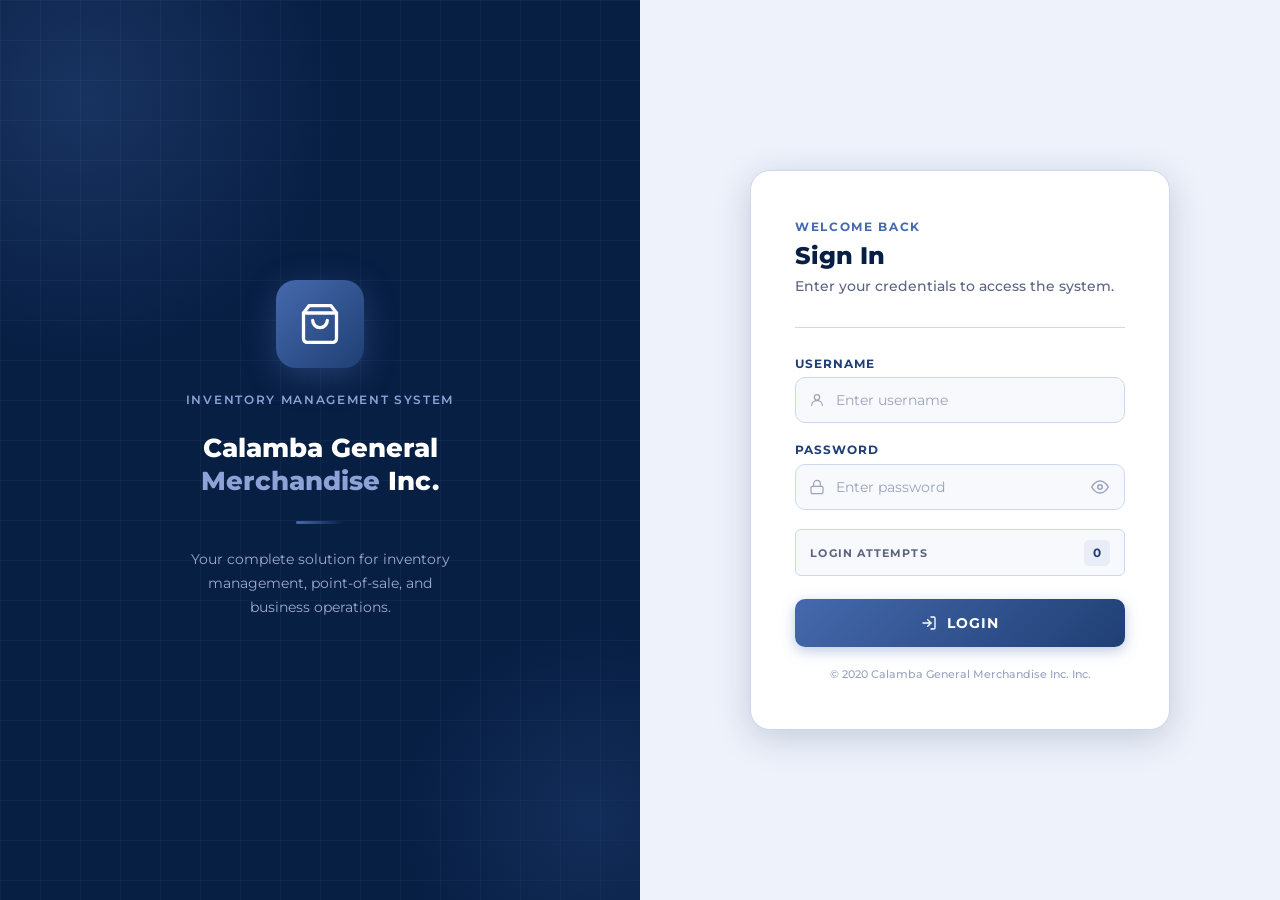
<file: index.html>
<!DOCTYPE html>
<html lang="en">
    <head>
    <meta charset="UTF-8">
    <meta name="viewport" content="width=device-width, initial-scale=1.0">

    <title>Login — Calamba General Merchandise Inc. Inc.</title>
    
    <link rel="preconnect" href="https://fonts.googleapis.com">
    <link rel="preconnect" href="https://fonts.gstatic.com" crossorigin>
    <link href="https://fonts.googleapis.com/css2?family=Montserrat:wght@400;500;600;700;800&display=swap" rel="stylesheet">

    <!-- Root file for the design -->
    <link rel="stylesheet" href="/assets/css/root.css">
    
    <!-- Index css -->
    <link rel="stylesheet" href="/assets/css/index.css">

    </head>

    <body>

    <main class="login-page" role="main">

    <!-- ── Brand Panel ────────────────────────────────────────── -->
    <aside class="brand-panel" aria-hidden="true">
        <div class="brand-grid"></div>
        <div class="brand-content">

        <div class="brand-logo">
            <svg viewBox="0 0 24 24">
            <path d="M6 2 3 6v14a2 2 0 002 2h14a2 2 0 002-2V6l-3-4z"/>
            <line x1="3" y1="6" x2="21" y2="6"/>
            <path d="M16 10a4 4 0 01-8 0"/>
            </svg>
        </div>

        <p class="brand-tagline">Inventory Management System</p>

        <h1 class="brand-title">
            Calamba General<br>
            <span>Merchandise</span> Inc.
        </h1>

        <div class="brand-divider"></div>

        <p class="brand-desc">
            Your complete solution for inventory management, point-of-sale, and business operations.
        </p>

        </div>
    </aside>

    <!-- ── Form Panel ─────────────────────────────────────────── -->
    <section class="form-panel">
        <div class="login-card" role="region" aria-label="Login">

            <header class="card-header">
                <p class="card-eyebrow">Welcome back</p>
                <h2 class="card-title">Sign In</h2>
                <p class="card-subtitle">Enter your credentials to access the system.</p>
            </header>

        <div class="card-sep"></div>

        <div class="field-group">

            <!-- Username -->
            <div class="field">
            <label class="field-label" for="login-user">Username</label>
            <div class="input-wrapper">
                <span class="input-icon" aria-hidden="true">
                <svg viewBox="0 0 24 24"><circle cx="12" cy="8" r="4"/><path d="M4 20c0-4 3.6-7 8-7s8 3 8 7"/></svg>
                </span>
                <input
                class="field-input"
                id="login-user"
                type="text"
                placeholder="Enter username"
                autocomplete="username"
                required
                >
            </div>

            </div>

            <!-- Password -->
            <div class="field">
            <label class="field-label" for="password">Password</label>
            <div class="input-wrapper">
                <span class="input-icon" aria-hidden="true">
                <svg viewBox="0 0 24 24"><rect x="3" y="11" width="18" height="11" rx="2"/><path d="M7 11V7a5 5 0 0110 0v4"/></svg>
                </span>
                <input
                class="field-input"
                id="password"
                type="password"
                placeholder="Enter password"
                autocomplete="current-password"
                required
                >
                <button class="toggle-pw" id="togglePw" type="button" aria-label="Show password" title="Toggle password visibility">
                <svg class="icon-eye" viewBox="0 0 24 24">
                    <path d="M1 12S5 4 12 4s11 8 11 8-4 8-11 8S1 12 1 12z"/>
                    <circle cx="12" cy="12" r="3"/>
                </svg>
                <svg class="icon-eye-off" viewBox="0 0 24 24">
                    <path d="M17.94 17.94A10.07 10.07 0 0112 20c-7 0-11-8-11-8a18.45 18.45 0 015.06-5.94"/>
                    <path d="M9.9 4.24A9.12 9.12 0 0112 4c7 0 11 8 11 8a18.5 18.5 0 01-2.16 3.19"/>
                    <line x1="1" y1="1" x2="23" y2="23"/>
                </svg>
                </button>
            </div>

            </div>

            <!-- Attempt counter -->
            <div class="attempt-row" role="status" aria-live="polite">
            <span class="attempt-label">Login Attempts</span>
            <span class="attempt-badge" id="login_attempt">0</span>
            </div>

            <!-- Lock message -->
            <div class="lock-message" id="lockMessage" role="alert" aria-live="assertive">
            <svg viewBox="0 0 24 24">
                <circle cx="12" cy="12" r="10"/>
                <line x1="12" y1="8" x2="12" y2="12"/>
                <line x1="12" y1="16" x2="12.01" y2="16"/>
            </svg>
            Account locked due to too many failed login attempts.
            </div>

            <!-- Submit -->
            <button class="login-btn" id="loginBtn" type="button">
            <svg viewBox="0 0 24 24">
                <path d="M15 3h4a2 2 0 012 2v14a2 2 0 01-2 2h-4"/>
                <polyline points="10 17 15 12 10 7"/>
                <line x1="15" y1="12" x2="3" y2="12"/>
            </svg>
            Login
            </button>

        </div>

        <p class="card-footer">&copy; 2020 Calamba General Merchandise Inc. Inc.</p>

        </div>

    </section>

    </main>

    <!-- Script of the login page -->
    <script src="/assets/js/index.js"></script>

    </body>
</html>
</file>
<file: assets/css/root.css>
﻿
/* ── Custom Properties ────────────────────────────────────── */
/* root css in the inventory */
:root {
  /* Brand palette */
  --navy-deepest: #081F44;
  --navy-dark:    #0D0058;
  --navy-mid:     #1F3F74;
  --blue-medium:  #4569AD;
  --blue-light:   #8EA2D7;
  --blue-pale:    #B7C3E8;
  --blue-white:   #E8EDF7;
  --white:        #FFFFFF;

/* Neutral grays */
  --gray-50:   #F8F9FC;
  --gray-100:  #EEF0F6;
  --gray-200:  #D8DCE8;
  --gray-400:  #9AA3BC;
  --gray-600:  #5C6480;
  --gray-800:  #2C3148;

/* Semantic */
  --bg-primary:   #eef2fb;
  --bg-card:      var(--white);
  --bg-elevated:  #e2e9f7;
  --bg-input:     var(--white);

/* Accents */
  --accent-primary:  var(--blue-medium);
  --accent-hover:    var(--navy-mid);
  --accent-glow:     rgba(69,105,173,0.18);
  --accent-success:  #16a34a;
  --accent-danger:   #dc2626;
  --accent-warning:  #d97706;

/* Text */
  --text-primary:    var(--navy-deepest);
  --text-secondary:  var(--navy-mid);
  --text-muted:      var(--blue-medium);
  --text-on-dark:    var(--white);
  --text-on-dark-sub:var(--blue-pale);

/* Borders */
  --border-color:  #cdd7ef;
  --border-accent: rgba(69,105,173,0.3);
  --border-dark:   rgba(255,255,255,0.08);

/* Radii */
  --radius-xs: 4px;
  --radius-sm: 6px;
  --radius-md: 10px;
  --radius-lg: 14px;
  --radius-xl: 20px;

/* Shadows */
  --shadow-sm:       0 1px 4px rgba(8,31,68,0.07);
  --shadow-card:     0 2px 14px rgba(8,31,68,0.09);
  --shadow-elevated: 0 8px 36px rgba(8,31,68,0.18);

/* Transitions */
  --transition:      all 0.18s cubic-bezier(0.4,0,0.2,1);
  --transition-slow: all 0.32s cubic-bezier(0.4,0,0.2,1);

/* Layout */
  --sidebar-width:  256px;
  --header-height:  64px;

/* Fluid font scale (clamp: min, preferred, max) */
  --fs-xs:   clamp(0.65rem,  1.2vw,  0.75rem);
  --fs-sm:   clamp(0.75rem,  1.4vw,  0.875rem);
  --fs-base: clamp(0.8125rem,1.6vw,  0.9375rem);
  --fs-md:   clamp(0.875rem, 1.8vw,  1rem);
  --fs-lg:   clamp(1rem,     2.2vw,  1.25rem);
  --fs-xl:   clamp(1.125rem, 2.6vw,  1.5rem);
  --fs-2xl:  clamp(1.375rem, 3.2vw,  1.875rem);
  --fs-3xl:  clamp(1.625rem, 4vw,    2.25rem);

/* Fonts */
  /* --font: 'Syne', sans-serif; */
  /* --font:    'DM Sans', sans-serif;   */
  --font: 'Montserrat', sans-serif;


/* root for the POS */

  /* Semantic colours */
  --danger:  #D63E3E;
  --success: #2A9D5C;
  --warning: #E8A020;

  /* Typography */
  --font: 'Montserrat', sans-serif;
  --font-base: clamp(13px, 1vw + 11px, 15px);  /* 13 px → 15 px fluid */

  /* Shape & depth */
  --radius:    10px;
  --radius-lg: 16px;
  --shadow-sm: 0 1px 4px  rgba(8, 31, 68, .10);
  --shadow-md: 0 4px 16px rgba(8, 31, 68, .14);
  --shadow-lg: 0 8px 32px rgba(8, 31, 68, .18);

  /* Layout */
  --cart-width: clamp(260px, 26vw, 360px);
  --header-h:   clamp(50px, 6vh, 64px);

  /* Animation */
  --transition: .18s ease;
}

/* ===== Global Overflow Protection (prevents horizontal scroll on all pages) ===== */
html { overflow-x: clip; -webkit-text-size-adjust: 100%; }
body { overflow-x: clip; min-width: 320px; }
.app-wrapper { max-width: 100%; overflow-x: clip; }
img { max-width: 100%; height: auto; }

/* ===== CGMI Inline SVG Icon System (no emoji / no external icon dependency) ===== */
.ui-icon{display:inline-flex;align-items:center;justify-content:center;vertical-align:middle;color:inherit;font-size:0;line-height:1;flex-shrink:0;letter-spacing:0;text-indent:0;overflow:hidden;}
.ui-icon::before{content:"";display:block;width:1.12em;height:1.12em;background:currentColor;-webkit-mask:var(--icon-mask) center/contain no-repeat;mask:var(--icon-mask) center/contain no-repeat;}
.logo-icon.ui-icon,.logo-icon-sm.ui-icon{font-size:24px;color:inherit;}
.logo-icon.ui-icon::before,.logo-icon-sm.ui-icon::before{width:1.2em;height:1.2em;}
.nav-icon.ui-icon{width:20px;height:20px;font-size:18px;}
.section-icon.ui-icon,.panel-title-icon.ui-icon{font-size:1.1rem;margin-right:6px;}
.stat-icon.ui-icon,.metric-icon.ui-icon,.modal-icon.ui-icon,.empty-state-icon.ui-icon,.toast-icon.ui-icon,.confirm-icon.ui-icon{font-size:24px;}
.metric-icon.ui-icon{font-size:22px;}
.empty-state-icon.ui-icon{font-size:46px;opacity:.55;}
.btn-inline-icon.ui-icon,.item-inline-icon.ui-icon,.mini-inline-icon.ui-icon{font-size:1em;margin-right:6px;}
.item-inline-icon.ui-icon{color:var(--accent-primary, #4569AD);}
.product-img-wrap .ui-icon,.item-img-placeholder .ui-icon,.qm-emoji.ui-icon,.dp-emoji.ui-icon{font-size:44px;color:var(--blue-medium, #4569AD);}
.cart-row-name .ui-icon,.checkout-fulfillment-badge .ui-icon{font-size:1rem;}
.shelf-card-location .ui-icon{font-size:14px;margin-right:4px;color:currentColor;}
.icon-store{--icon-mask:url("data:image/svg+xml,%3Csvg%20xmlns=%27http://www.w3.org/2000/svg%27%20viewBox=%270%200%2024%2024%27%20fill=%27none%27%20stroke=%27black%27%20stroke-width=%272%27%20stroke-linecap=%27round%27%20stroke-linejoin=%27round%27%3E%3Cpath%20d=%27M3%209h18l-1.5-5h-15L3%209Z%27/%3E%3Cpath%20d=%27M5%209v11h14V9%27/%3E%3Cpath%20d=%27M9%2020v-6h6v6%27/%3E%3Cpath%20d=%27M7%2013h2%27/%3E%3Cpath%20d=%27M15%2013h2%27/%3E%3C/svg%3E");}
.icon-dashboard{--icon-mask:url("data:image/svg+xml,%3Csvg%20xmlns=%27http://www.w3.org/2000/svg%27%20viewBox=%270%200%2024%2024%27%20fill=%27none%27%20stroke=%27black%27%20stroke-width=%272%27%20stroke-linecap=%27round%27%20stroke-linejoin=%27round%27%3E%3Crect%20x=%273%27%20y=%273%27%20width=%277%27%20height=%277%27%20rx=%271.5%27/%3E%3Crect%20x=%2714%27%20y=%273%27%20width=%277%27%20height=%277%27%20rx=%271.5%27/%3E%3Crect%20x=%273%27%20y=%2714%27%20width=%277%27%20height=%277%27%20rx=%271.5%27/%3E%3Crect%20x=%2714%27%20y=%2714%27%20width=%277%27%20height=%277%27%20rx=%271.5%27/%3E%3C/svg%3E");}
.icon-reports{--icon-mask:url("data:image/svg+xml,%3Csvg%20xmlns=%27http://www.w3.org/2000/svg%27%20viewBox=%270%200%2024%2024%27%20fill=%27none%27%20stroke=%27black%27%20stroke-width=%272%27%20stroke-linecap=%27round%27%20stroke-linejoin=%27round%27%3E%3Cpath%20d=%27M4%2019V5%27/%3E%3Cpath%20d=%27M4%2019h17%27/%3E%3Crect%20x=%277%27%20y=%2711%27%20width=%273%27%20height=%275%27/%3E%3Crect%20x=%2712%27%20y=%277%27%20width=%273%27%20height=%279%27/%3E%3Crect%20x=%2717%27%20y=%273%27%20width=%273%27%20height=%2713%27/%3E%3C/svg%3E");}
.icon-inventory{--icon-mask:url("data:image/svg+xml,%3Csvg%20xmlns=%27http://www.w3.org/2000/svg%27%20viewBox=%270%200%2024%2024%27%20fill=%27none%27%20stroke=%27black%27%20stroke-width=%272%27%20stroke-linecap=%27round%27%20stroke-linejoin=%27round%27%3E%3Cpath%20d=%27M21%208l-9-5-9%205%209%205%209-5Z%27/%3E%3Cpath%20d=%27M3%208v8l9%205%209-5V8%27/%3E%3Cpath%20d=%27M12%2013v8%27/%3E%3C/svg%3E");}
.icon-sales{--icon-mask:url("data:image/svg+xml,%3Csvg%20xmlns=%27http://www.w3.org/2000/svg%27%20viewBox=%270%200%2024%2024%27%20fill=%27none%27%20stroke=%27black%27%20stroke-width=%272%27%20stroke-linecap=%27round%27%20stroke-linejoin=%27round%27%3E%3Cpath%20d=%27M4%2019h16%27/%3E%3Cpath%20d=%27M7%2016l4-4%203%203%205-7%27/%3E%3Cpath%20d=%27M15%208h4v4%27/%3E%3C/svg%3E");}
.icon-shelves{--icon-mask:url("data:image/svg+xml,%3Csvg%20xmlns=%27http://www.w3.org/2000/svg%27%20viewBox=%270%200%2024%2024%27%20fill=%27none%27%20stroke=%27black%27%20stroke-width=%272%27%20stroke-linecap=%27round%27%20stroke-linejoin=%27round%27%3E%3Cpath%20d=%27M4%206h16%27/%3E%3Cpath%20d=%27M4%2012h16%27/%3E%3Cpath%20d=%27M4%2018h16%27/%3E%3Cpath%20d=%27M7%206v12%27/%3E%3Cpath%20d=%27M17%206v12%27/%3E%3C/svg%3E");}
.icon-incident{--icon-mask:url("data:image/svg+xml,%3Csvg%20xmlns=%27http://www.w3.org/2000/svg%27%20viewBox=%270%200%2024%2024%27%20fill=%27none%27%20stroke=%27black%27%20stroke-width=%272%27%20stroke-linecap=%27round%27%20stroke-linejoin=%27round%27%3E%3Cpath%20d=%27M12%203%202%2021h20L12%203Z%27/%3E%3Cpath%20d=%27M12%209v5%27/%3E%3Cpath%20d=%27M12%2017h.01%27/%3E%3C/svg%3E");}
.icon-users{--icon-mask:url("data:image/svg+xml,%3Csvg%20xmlns=%27http://www.w3.org/2000/svg%27%20viewBox=%270%200%2024%2024%27%20fill=%27none%27%20stroke=%27black%27%20stroke-width=%272%27%20stroke-linecap=%27round%27%20stroke-linejoin=%27round%27%3E%3Cpath%20d=%27M16%2021v-2a4%204%200%200%200-4-4H6a4%204%200%200%200-4%204v2%27/%3E%3Ccircle%20cx=%279%27%20cy=%277%27%20r=%274%27/%3E%3Cpath%20d=%27M22%2021v-2a4%204%200%200%200-3-3.87%27/%3E%3Cpath%20d=%27M16%203.13a4%204%200%200%201%200%207.75%27/%3E%3C/svg%3E");}
.icon-logout{--icon-mask:url("data:image/svg+xml,%3Csvg%20xmlns=%27http://www.w3.org/2000/svg%27%20viewBox=%270%200%2024%2024%27%20fill=%27none%27%20stroke=%27black%27%20stroke-width=%272%27%20stroke-linecap=%27round%27%20stroke-linejoin=%27round%27%3E%3Cpath%20d=%27M10%2017l5-5-5-5%27/%3E%3Cpath%20d=%27M15%2012H3%27/%3E%3Cpath%20d=%27M21%203v18h-8%27/%3E%3C/svg%3E");}
.icon-check{--icon-mask:url("data:image/svg+xml,%3Csvg%20xmlns=%27http://www.w3.org/2000/svg%27%20viewBox=%270%200%2024%2024%27%20fill=%27none%27%20stroke=%27black%27%20stroke-width=%272%27%20stroke-linecap=%27round%27%20stroke-linejoin=%27round%27%3E%3Ccircle%20cx=%2712%27%20cy=%2712%27%20r=%279%27/%3E%3Cpath%20d=%27m8%2012%202.5%202.5L16%209%27/%3E%3C/svg%3E");}
.icon-incoming{--icon-mask:url("data:image/svg+xml,%3Csvg%20xmlns=%27http://www.w3.org/2000/svg%27%20viewBox=%270%200%2024%2024%27%20fill=%27none%27%20stroke=%27black%27%20stroke-width=%272%27%20stroke-linecap=%27round%27%20stroke-linejoin=%27round%27%3E%3Cpath%20d=%27M12%203v12%27/%3E%3Cpath%20d=%27m7%2010%205%205%205-5%27/%3E%3Cpath%20d=%27M4%2019h16%27/%3E%3C/svg%3E");}
.icon-outgoing{--icon-mask:url("data:image/svg+xml,%3Csvg%20xmlns=%27http://www.w3.org/2000/svg%27%20viewBox=%270%200%2024%2024%27%20fill=%27none%27%20stroke=%27black%27%20stroke-width=%272%27%20stroke-linecap=%27round%27%20stroke-linejoin=%27round%27%3E%3Cpath%20d=%27M12%2021V9%27/%3E%3Cpath%20d=%27m7%2014%205-5%205%205%27/%3E%3Cpath%20d=%27M4%205h16%27/%3E%3C/svg%3E");}
.icon-form{--icon-mask:url("data:image/svg+xml,%3Csvg%20xmlns=%27http://www.w3.org/2000/svg%27%20viewBox=%270%200%2024%2024%27%20fill=%27none%27%20stroke=%27black%27%20stroke-width=%272%27%20stroke-linecap=%27round%27%20stroke-linejoin=%27round%27%3E%3Crect%20x=%276%27%20y=%273%27%20width=%2712%27%20height=%2718%27%20rx=%272%27/%3E%3Cpath%20d=%27M9%207h6%27/%3E%3Cpath%20d=%27M9%2011h6%27/%3E%3Cpath%20d=%27M9%2015h4%27/%3E%3C/svg%3E");}
.icon-active{--icon-mask:url("data:image/svg+xml,%3Csvg%20xmlns=%27http://www.w3.org/2000/svg%27%20viewBox=%270%200%2024%2024%27%20fill=%27none%27%20stroke=%27black%27%20stroke-width=%272%27%20stroke-linecap=%27round%27%20stroke-linejoin=%27round%27%3E%3Ccircle%20cx=%2712%27%20cy=%2712%27%20r=%279%27/%3E%3Cpath%20d=%27m8%2012%202.5%202.5L16%209%27/%3E%3C/svg%3E");}
.icon-off{--icon-mask:url("data:image/svg+xml,%3Csvg%20xmlns=%27http://www.w3.org/2000/svg%27%20viewBox=%270%200%2024%2024%27%20fill=%27none%27%20stroke=%27black%27%20stroke-width=%272%27%20stroke-linecap=%27round%27%20stroke-linejoin=%27round%27%3E%3Ccircle%20cx=%2712%27%20cy=%2712%27%20r=%279%27/%3E%3Cpath%20d=%27M5%205l14%2014%27/%3E%3C/svg%3E");}
.icon-empty{--icon-mask:url("data:image/svg+xml,%3Csvg%20xmlns=%27http://www.w3.org/2000/svg%27%20viewBox=%270%200%2024%2024%27%20fill=%27none%27%20stroke=%27black%27%20stroke-width=%272%27%20stroke-linecap=%27round%27%20stroke-linejoin=%27round%27%3E%3Cpath%20d=%27M4%207h16v13H4z%27/%3E%3Cpath%20d=%27M4%207l3-4h10l3%204%27/%3E%3Cpath%20d=%27M9%2013h6%27/%3E%3C/svg%3E");}
.icon-pending{--icon-mask:url("data:image/svg+xml,%3Csvg%20xmlns=%27http://www.w3.org/2000/svg%27%20viewBox=%270%200%2024%2024%27%20fill=%27none%27%20stroke=%27black%27%20stroke-width=%272%27%20stroke-linecap=%27round%27%20stroke-linejoin=%27round%27%3E%3Ccircle%20cx=%2712%27%20cy=%2712%27%20r=%279%27/%3E%3Cpath%20d=%27M12%207v5l3%203%27/%3E%3C/svg%3E");}
.icon-info{--icon-mask:url("data:image/svg+xml,%3Csvg%20xmlns=%27http://www.w3.org/2000/svg%27%20viewBox=%270%200%2024%2024%27%20fill=%27none%27%20stroke=%27black%27%20stroke-width=%272%27%20stroke-linecap=%27round%27%20stroke-linejoin=%27round%27%3E%3Ccircle%20cx=%2712%27%20cy=%2712%27%20r=%279%27/%3E%3Cpath%20d=%27M12%2010v6%27/%3E%3Cpath%20d=%27M12%207h.01%27/%3E%3C/svg%3E");}
.icon-add{--icon-mask:url("data:image/svg+xml,%3Csvg%20xmlns=%27http://www.w3.org/2000/svg%27%20viewBox=%270%200%2024%2024%27%20fill=%27none%27%20stroke=%27black%27%20stroke-width=%272%27%20stroke-linecap=%27round%27%20stroke-linejoin=%27round%27%3E%3Ccircle%20cx=%2712%27%20cy=%2712%27%20r=%279%27/%3E%3Cpath%20d=%27M12%208v8%27/%3E%3Cpath%20d=%27M8%2012h8%27/%3E%3C/svg%3E");}
.icon-edit{--icon-mask:url("data:image/svg+xml,%3Csvg%20xmlns=%27http://www.w3.org/2000/svg%27%20viewBox=%270%200%2024%2024%27%20fill=%27none%27%20stroke=%27black%27%20stroke-width=%272%27%20stroke-linecap=%27round%27%20stroke-linejoin=%27round%27%3E%3Cpath%20d=%27M12%2020h9%27/%3E%3Cpath%20d=%27M16.5%203.5a2.1%202.1%200%200%201%203%203L7%2019l-4%201%201-4%2012.5-12.5Z%27/%3E%3C/svg%3E");}
.icon-question{--icon-mask:url("data:image/svg+xml,%3Csvg%20xmlns=%27http://www.w3.org/2000/svg%27%20viewBox=%270%200%2024%2024%27%20fill=%27none%27%20stroke=%27black%27%20stroke-width=%272%27%20stroke-linecap=%27round%27%20stroke-linejoin=%27round%27%3E%3Ccircle%20cx=%2712%27%20cy=%2712%27%20r=%279%27/%3E%3Cpath%20d=%27M9.5%209a2.5%202.5%200%200%201%205%200c0%202-2.5%202-2.5%204%27/%3E%3Cpath%20d=%27M12%2017h.01%27/%3E%3C/svg%3E");}
.icon-search{--icon-mask:url("data:image/svg+xml,%3Csvg%20xmlns=%27http://www.w3.org/2000/svg%27%20viewBox=%270%200%2024%2024%27%20fill=%27none%27%20stroke=%27black%27%20stroke-width=%272%27%20stroke-linecap=%27round%27%20stroke-linejoin=%27round%27%3E%3Ccircle%20cx=%2711%27%20cy=%2711%27%20r=%277%27/%3E%3Cpath%20d=%27m20%2020-3.5-3.5%27/%3E%3C/svg%3E");}
.icon-cart{--icon-mask:url("data:image/svg+xml,%3Csvg%20xmlns=%27http://www.w3.org/2000/svg%27%20viewBox=%270%200%2024%2024%27%20fill=%27none%27%20stroke=%27black%27%20stroke-width=%272%27%20stroke-linecap=%27round%27%20stroke-linejoin=%27round%27%3E%3Ccircle%20cx=%279%27%20cy=%2720%27%20r=%271%27/%3E%3Ccircle%20cx=%2718%27%20cy=%2720%27%20r=%271%27/%3E%3Cpath%20d=%27M2%203h3l3%2012h10l3-8H6%27/%3E%3C/svg%3E");}
.icon-delivery{--icon-mask:url("data:image/svg+xml,%3Csvg%20xmlns=%27http://www.w3.org/2000/svg%27%20viewBox=%270%200%2024%2024%27%20fill=%27none%27%20stroke=%27black%27%20stroke-width=%272%27%20stroke-linecap=%27round%27%20stroke-linejoin=%27round%27%3E%3Cpath%20d=%27M3%207h11v10H3z%27/%3E%3Cpath%20d=%27M14%2010h4l3%203v4h-7%27/%3E%3Ccircle%20cx=%277%27%20cy=%2718%27%20r=%272%27/%3E%3Ccircle%20cx=%2717%27%20cy=%2718%27%20r=%272%27/%3E%3C/svg%3E");}
.icon-pickup{--icon-mask:url("data:image/svg+xml,%3Csvg%20xmlns=%27http://www.w3.org/2000/svg%27%20viewBox=%270%200%2024%2024%27%20fill=%27none%27%20stroke=%27black%27%20stroke-width=%272%27%20stroke-linecap=%27round%27%20stroke-linejoin=%27round%27%3E%3Cpath%20d=%27M21%208l-9-5-9%205%209%205%209-5Z%27/%3E%3Cpath%20d=%27M3%208v8l9%205%209-5V8%27/%3E%3Cpath%20d=%27M12%2013v8%27/%3E%3C/svg%3E");}
.icon-location{--icon-mask:url("data:image/svg+xml,%3Csvg%20xmlns=%27http://www.w3.org/2000/svg%27%20viewBox=%270%200%2024%2024%27%20fill=%27none%27%20stroke=%27black%27%20stroke-width=%272%27%20stroke-linecap=%27round%27%20stroke-linejoin=%27round%27%3E%3Cpath%20d=%27M12%2021s7-4.5%207-11a7%207%200%200%200-14%200c0%206.5%207%2011%207%2011Z%27/%3E%3Ccircle%20cx=%2712%27%20cy=%2710%27%20r=%272.5%27/%3E%3C/svg%3E");}
.icon-tag{--icon-mask:url("data:image/svg+xml,%3Csvg%20xmlns=%27http://www.w3.org/2000/svg%27%20viewBox=%270%200%2024%2024%27%20fill=%27none%27%20stroke=%27black%27%20stroke-width=%272%27%20stroke-linecap=%27round%27%20stroke-linejoin=%27round%27%3E%3Cpath%20d=%27M20%2012%2012%2020%204%2012V4h8l8%208Z%27/%3E%3Cpath%20d=%27M8%208h.01%27/%3E%3C/svg%3E");}
.icon-box{--icon-mask:url("data:image/svg+xml,%3Csvg%20xmlns=%27http://www.w3.org/2000/svg%27%20viewBox=%270%200%2024%2024%27%20fill=%27none%27%20stroke=%27black%27%20stroke-width=%272%27%20stroke-linecap=%27round%27%20stroke-linejoin=%27round%27%3E%3Cpath%20d=%27M21%208l-9-5-9%205%209%205%209-5Z%27/%3E%3Cpath%20d=%27M3%208v8l9%205%209-5V8%27/%3E%3Cpath%20d=%27M12%2013v8%27/%3E%3C/svg%3E");}
.icon-weight{--icon-mask:url("data:image/svg+xml,%3Csvg%20xmlns=%27http://www.w3.org/2000/svg%27%20viewBox=%270%200%2024%2024%27%20fill=%27none%27%20stroke=%27black%27%20stroke-width=%272%27%20stroke-linecap=%27round%27%20stroke-linejoin=%27round%27%3E%3Cpath%20d=%27M7%209h10l2%2011H5L7%209Z%27/%3E%3Cpath%20d=%27M9%209a3%203%200%200%201%206%200%27/%3E%3C/svg%3E");}
.icon-document{--icon-mask:url("data:image/svg+xml,%3Csvg%20xmlns=%27http://www.w3.org/2000/svg%27%20viewBox=%270%200%2024%2024%27%20fill=%27none%27%20stroke=%27black%27%20stroke-width=%272%27%20stroke-linecap=%27round%27%20stroke-linejoin=%27round%27%3E%3Cpath%20d=%27M14%202H6a2%202%200%200%200-2%202v16a2%202%200%200%200%202%202h12a2%202%200%200%200%202-2V8Z%27/%3E%3Cpath%20d=%27M14%202v6h6%27/%3E%3Cpath%20d=%27M8%2013h8%27/%3E%3Cpath%20d=%27M8%2017h5%27/%3E%3C/svg%3E");}
.icon-menu{--icon-mask:url("data:image/svg+xml,%3Csvg%20xmlns=%27http://www.w3.org/2000/svg%27%20viewBox=%270%200%2024%2024%27%20fill=%27none%27%20stroke=%27black%27%20stroke-width=%272%27%20stroke-linecap=%27round%27%20stroke-linejoin=%27round%27%3E%3Cpath%20d=%27M4%206h16%27/%3E%3Cpath%20d=%27M4%2012h16%27/%3E%3Cpath%20d=%27M4%2018h16%27/%3E%3C/svg%3E");}
.icon-archive{--icon-mask:url("data:image/svg+xml,%3Csvg%20xmlns=%27http://www.w3.org/2000/svg%27%20viewBox=%270%200%2024%2024%27%20fill=%27none%27%20stroke=%27black%27%20stroke-width=%272%27%20stroke-linecap=%27round%27%20stroke-linejoin=%27round%27%3E%3Cpath%20d=%27M3%207h18%27/%3E%3Cpath%20d=%27M5%207v13h14V7%27/%3E%3Cpath%20d=%27M9%2011h6%27/%3E%3Cpath%20d=%27M4%203h16v4H4z%27/%3E%3C/svg%3E");}
.icon-camera{--icon-mask:url("data:image/svg+xml,%3Csvg%20xmlns=%27http://www.w3.org/2000/svg%27%20viewBox=%270%200%2024%2024%27%20fill=%27none%27%20stroke=%27black%27%20stroke-width=%272%27%20stroke-linecap=%27round%27%20stroke-linejoin=%27round%27%3E%3Cpath%20d=%27M4%207h3l2-3h6l2%203h3v13H4z%27/%3E%3Ccircle%20cx=%2712%27%20cy=%2713%27%20r=%274%27/%3E%3C/svg%3E");}
.icon-refresh{--icon-mask:url("data:image/svg+xml,%3Csvg%20xmlns=%27http://www.w3.org/2000/svg%27%20viewBox=%270%200%2024%2024%27%20fill=%27none%27%20stroke=%27black%27%20stroke-width=%272%27%20stroke-linecap=%27round%27%20stroke-linejoin=%27round%27%3E%3Cpath%20d=%27M3%2012a9%209%200%200%201%2015.6-6.4L21%203v6h-6l2.4-2.4A7%207%200%201%200%2019%2012%27/%3E%3C/svg%3E");}


/* ============================================================
   GLOBAL TOAST STACKS (type-based positioning)
   ------------------------------------------------------------
   System-wide rule: error / warning / rejected toasts appear at
   the BOTTOM-LEFT, success (and neutral info) toasts appear at
   the BOTTOM-RIGHT — for a consistent UI/UX across every module.

   The JS toast helpers append each toast into one of these two
   fixed stacks based on its type. Both stacks are position:fixed
   so they escape whatever `#toast-container` positioning a module
   stylesheet may define — keeping placement consistent everywhere.
   Loaded via root.css on every page.
   ============================================================ */
.toast-stack {
  position: fixed;
  bottom: 24px;
  z-index: 9999;
  display: flex;
  flex-direction: column-reverse; /* newest toast nearest the corner */
  gap: 10px;
  max-width: 340px;
  width: calc(100vw - 48px);
  pointer-events: none;
}
.toast-stack-left  { left: 24px;  align-items: flex-start; }
.toast-stack-right { right: 24px; align-items: flex-end; }

/* Toasts inside a stack are laid out by the stack, not fixed-positioned
   individually. Neutralize any inherited fixed positioning from module CSS. */
.toast-stack > .toast {
  position: static;
  left: auto;
  right: auto;
  bottom: auto;
  transform: none;
  margin: 0;
  width: 100%;
  max-width: 100%;
  pointer-events: all;
}

/* Slide-in direction matches the corner the stack lives in. */
.toast-stack-left  > .toast { animation: slideInToastLeft  0.28s cubic-bezier(0.34,1.4,0.64,1); }
.toast-stack-right > .toast { animation: slideInToastRight 0.28s cubic-bezier(0.34,1.4,0.64,1); }
.toast-stack-left  > .toast.hide { animation: slideOutToastLeft  0.25s ease forwards; }
.toast-stack-right > .toast.hide { animation: slideOutToastRight 0.25s ease forwards; }

@keyframes slideInToastLeft  { from { opacity:0; transform:translateX(-80px); } to { opacity:1; transform:translateX(0); } }
@keyframes slideOutToastLeft { to   { opacity:0; transform:translateX(-80px); } }
@keyframes slideInToastRight { from { opacity:0; transform:translateX(80px);  } to { opacity:1; transform:translateX(0); } }
@keyframes slideOutToastRight{ to   { opacity:0; transform:translateX(80px);  } }

/* Plain-text (Style A-lite) pills use the .show class rather than animations. */
.toast-stack > .toast.show { opacity: 1; transform: translateY(0); }

/* Responsive: stacks shrink but keep their left / right corners. */
@media (max-width: 768px) {
  .toast-stack { bottom: 14px; max-width: none; width: calc(100vw - 28px); }
  .toast-stack-left  { left: 14px;  right: auto; }
  .toast-stack-right { right: 14px; left: auto; }
  .toast-stack > .toast { width: 100%; }
}
@media (max-width: 480px) {
  /* On very small screens the two corners would overlap, so both
     stacks collapse to a single full-width column at the bottom. */
  .toast-stack {
    left: max(10px, env(safe-area-inset-left));
    right: max(10px, env(safe-area-inset-right));
    bottom: max(12px, env(safe-area-inset-bottom));
    width: auto;
    max-width: none;
  }
  .toast-stack-left  { align-items: stretch; }
  .toast-stack-right { align-items: stretch; }
}
@media print {
  .toast-stack { display: none !important; }
}

/* ============================================================
   NOTIFICATION BELL + DROPDOWN  (shared across all panels)
   ------------------------------------------------------------
   Self-contained so it renders identically regardless of the
   per-module .top-header background (navy or white). Injected
   into each view's header via app/Views/shared/notification-bell.php
   and driven by assets/js/components/notifications.js.
   ============================================================ */

/* ── Burger menu icon rotation (open = vertical, closed = horizontal) ── */
.menu-toggle .ui-icon { transition: transform 0.26s cubic-bezier(0.4,0,0.2,1); }
.menu-toggle[aria-expanded="true"] .ui-icon { transform: rotate(90deg); }

/* ── Sidebar smooth animation (shared across all modules) ──── */
/* Sidebar slide — dedicated property transitions for performance */
.sidebar {
  transition:
    transform 0.3s cubic-bezier(0.4, 0, 0.2, 1),
    box-shadow 0.3s cubic-bezier(0.4, 0, 0.2, 1);
  will-change: transform;
}

/* Desktop: main content expands/contracts in sync */
.main-content {
  transition: margin-left 0.3s cubic-bezier(0.4, 0, 0.2, 1);
}

/* Mobile overlay — fade in on open, fade out on close */
@keyframes sidebarOverlayIn  { from { opacity: 0; } to { opacity: 1; } }
@keyframes sidebarOverlayOut { from { opacity: 1; } to { opacity: 0; } }

.sidebar-overlay {
  opacity: 0;
  pointer-events: none;
  transition: opacity 0.25s ease;
}
.sidebar-overlay.active {
  display: block !important;
  opacity: 1;
  pointer-events: auto;
  animation: sidebarOverlayIn 0.25s ease forwards;
}
.sidebar-overlay.is-closing {
  animation: sidebarOverlayOut 0.22s ease forwards;
  pointer-events: none;
}

/* Bell icon glyph (matches the existing .ui-icon mask system) */
.icon-bell{--icon-mask:url("data:image/svg+xml,%3Csvg%20xmlns=%27http://www.w3.org/2000/svg%27%20viewBox=%270%200%2024%2024%27%20fill=%27none%27%20stroke=%27black%27%20stroke-width=%272%27%20stroke-linecap=%27round%27%20stroke-linejoin=%27round%27%3E%3Cpath%20d=%27M18%208a6%206%200%200%200-12%200c0%207-3%209-3%209h18s-3-2-3-9%27/%3E%3Cpath%20d=%27M13.73%2021a2%202%200%200%201-3.46%200%27/%3E%3C/svg%3E");}
.icon-bell-off{--icon-mask:url("data:image/svg+xml,%3Csvg%20xmlns=%27http://www.w3.org/2000/svg%27%20viewBox=%270%200%2024%2024%27%20fill=%27none%27%20stroke=%27black%27%20stroke-width=%272%27%20stroke-linecap=%27round%27%20stroke-linejoin=%27round%27%3E%3Cpath%20d=%27M13.73%2021a2%202%200%200%201-3.46%200%27/%3E%3Cpath%20d=%27M18.63%2013A17.9%2017.9%200%200%201%2018%208%27/%3E%3Cpath%20d=%27M6.26%206.26A5.86%205.86%200%200%200%206%208c0%207-3%209-3%209h14%27/%3E%3Cpath%20d=%27M18%208a6%206%200%200%200-9.33-5%27/%3E%3Cpath%20d=%27m2%202%2020%2020%27/%3E%3C/svg%3E");}
.icon-check-double{--icon-mask:url("data:image/svg+xml,%3Csvg%20xmlns=%27http://www.w3.org/2000/svg%27%20viewBox=%270%200%2024%2024%27%20fill=%27none%27%20stroke=%27black%27%20stroke-width=%272%27%20stroke-linecap=%27round%27%20stroke-linejoin=%27round%27%3E%3Cpath%20d=%27m2%2012%205%205L18%206%27/%3E%3Cpath%20d=%27m13%2016%201.5%201.5L22%2010%27/%3E%3C/svg%3E");}

/* Anchor that pins the bell to the right of the header. The header markup
   places .header-right (or the bell directly) after .header-left; this uses
   margin-left:auto so it floats right even when the header has no flex setup
   dedicated to it. */
.header-right{display:flex;align-items:center;gap:12px;margin-left:auto;}
.top-header{gap:12px;}
.top-header .header-left{margin-right:auto;}

/* Bell button */
.notif-bell{position:relative;display:inline-flex;align-items:center;justify-content:center;width:42px;height:42px;border:none;border-radius:var(--radius-md);background:var(--bg-card);color:var(--text-secondary);cursor:pointer;transition:var(--transition);flex-shrink:0;}
.notif-bell:hover{background:var(--blue-white);color:var(--accent-hover);border-color:var(--border-accent);}
.notif-bell:focus-visible{outline:2px solid var(--accent-primary);outline-offset:2px;}
.notif-bell .ui-icon{font-size:20px;}
.notif-bell.is-open{background:var(--blue-white);color:var(--accent-hover);border-color:var(--accent-primary);}

/* Unread badge */
.notif-badge{position:absolute;top:-6px;right:-6px;min-width:18px;height:18px;padding:0 5px;border-radius:9px;background:var(--accent-danger);color:#fff;font-family:var(--font);font-size:11px;font-weight:700;line-height:18px;text-align:center;box-shadow:0 0 0 2px var(--bg-card);display:none;}
.notif-badge.show{display:block;}

/* Dropdown panel anchored below the bell */
.notif-panel-wrap{position:relative;}
.notif-panel{position:absolute;top:calc(100% + 10px);right:0;width:min(380px,calc(100vw - 32px));max-height:min(72vh,540px);background:var(--bg-card);border:1px solid var(--border-color);border-radius:var(--radius-lg);box-shadow:var(--shadow-elevated);display:flex;flex-direction:column;overflow:hidden;opacity:0;transform:translateY(-8px) scale(0.98);transform-origin:top right;pointer-events:none;transition:opacity .16s ease,transform .16s ease;z-index:1200;}
.notif-panel.show{opacity:1;transform:translateY(0) scale(1);pointer-events:auto;}

/* Panel header */
.notif-panel-header{display:flex;align-items:center;justify-content:space-between;gap:8px;padding:14px 16px;border-bottom:1px solid var(--border-color);background:var(--bg-card);}
.notif-panel-title{font-family:var(--font);font-size:var(--fs-md);font-weight:700;color:var(--text-primary);display:flex;align-items:center;gap:8px;}
.notif-panel-title .notif-title-count{font-size:11px;font-weight:700;color:#fff;background:var(--accent-primary);border-radius:10px;padding:1px 8px;}
.notif-markall{border:none;background:transparent;color:var(--accent-primary);font-family:var(--font);font-size:var(--fs-xs);font-weight:600;cursor:pointer;display:inline-flex;align-items:center;gap:5px;padding:5px 8px;border-radius:var(--radius-sm);transition:var(--transition);}
.notif-markall:hover{background:var(--blue-white);color:var(--accent-hover);}
.notif-markall[disabled]{opacity:.45;cursor:default;}
.notif-markall .ui-icon{font-size:15px;}

/* Scrollable list */
.notif-list{list-style:none;margin:0;padding:6px;overflow-y:auto;flex:1;}
.notif-item{display:flex;gap:12px;padding:11px 12px;border-radius:var(--radius-md);cursor:pointer;position:relative;transition:background .14s ease;text-decoration:none;}
.notif-item:hover{background:var(--gray-50);}
.notif-item + .notif-item{margin-top:2px;}
.notif-item.is-unread{background:var(--blue-white);}
.notif-item.is-unread:hover{background:var(--blue-pale);}

/* Unread dot */
.notif-item .notif-dot{position:absolute;left:4px;top:50%;transform:translateY(-50%);width:7px;height:7px;border-radius:50%;background:var(--accent-primary);opacity:0;}
.notif-item.is-unread .notif-dot{opacity:1;}

/* Type icon chip */
.notif-icon{flex-shrink:0;width:38px;height:38px;border-radius:var(--radius-sm);display:inline-flex;align-items:center;justify-content:center;background:var(--blue-white);color:var(--accent-primary);}
.notif-icon .ui-icon{font-size:19px;}
.notif-item[data-type="low-stock"] .notif-icon,
.notif-item[data-type="incident"] .notif-icon,
.notif-item[data-type="security"] .notif-icon{background:rgba(220,38,38,0.10);color:var(--accent-danger);}
.notif-item[data-type="incoming"] .notif-icon,
.notif-item[data-type="sales"] .notif-icon{background:rgba(22,163,74,0.10);color:var(--accent-success);}
.notif-item[data-type="outgoing"] .notif-icon{background:rgba(217,119,6,0.10);color:var(--accent-warning);}

/* Body */
.notif-body{flex:1;min-width:0;}
.notif-row-top{display:flex;align-items:baseline;justify-content:space-between;gap:8px;}
.notif-item-title{font-family:var(--font);font-size:var(--fs-sm);font-weight:700;color:var(--text-primary);margin:0;overflow:hidden;text-overflow:ellipsis;white-space:nowrap;}
.notif-item.is-unread .notif-item-title{color:var(--navy-deepest);}
.notif-time{flex-shrink:0;font-family:var(--font);font-size:10px;color:var(--text-muted);white-space:nowrap;}
.notif-item-msg{font-family:var(--font);font-size:var(--fs-xs);color:var(--gray-600);margin:2px 0 0;line-height:1.4;display:-webkit-box;-webkit-line-clamp:2;-webkit-box-orient:vertical;overflow:hidden;}
.notif-type-tag{display:inline-block;margin-top:6px;font-family:var(--font);font-size:9px;font-weight:700;letter-spacing:.04em;text-transform:uppercase;color:var(--text-muted);background:var(--gray-100);border-radius:var(--radius-xs);padding:2px 6px;}

/* Empty + loading + error states */
.notif-empty,.notif-status{padding:40px 20px;text-align:center;color:var(--text-muted);font-family:var(--font);font-size:var(--fs-sm);}
.notif-empty .ui-icon{font-size:44px;opacity:.5;display:block;margin:0 auto 10px;color:var(--blue-light);}
.notif-empty-title{font-weight:700;color:var(--text-secondary);margin-bottom:2px;}

/* Footer */
.notif-panel-footer{border-top:1px solid var(--border-color);padding:9px;text-align:center;}
.notif-refresh{border:none;background:transparent;color:var(--text-muted);font-family:var(--font);font-size:var(--fs-xs);font-weight:600;cursor:pointer;padding:6px 10px;border-radius:var(--radius-sm);transition:var(--transition);}
.notif-refresh:hover{background:var(--gray-50);color:var(--accent-primary);}

/* Responsive: on small screens dock the panel to a comfortable width */
@media (max-width:520px){
  .notif-panel{position:fixed;top:auto;left:16px;right:16px;width:auto;max-height:70vh;transform-origin:top center;}
  .notif-bell{width:38px;height:38px;}
}

/* ============================================================
   NOTIFICATION WELCOME POPUP
   Shown once per session on the main panel when there are
   unread notifications. Triggered by notifications.js.
   ============================================================ */

.notif-welcome-overlay {
  position: fixed;
  inset: 0;
  z-index: 9100;
  display: flex;
  align-items: center;
  justify-content: center;
  padding: 1rem;
  background: rgba(8, 31, 68, 0.50);
  backdrop-filter: blur(4px);
  -webkit-backdrop-filter: blur(4px);
  opacity: 0;
  pointer-events: none;
  transition: opacity 0.22s ease;
}

.notif-welcome-overlay.show {
  opacity: 1;
  pointer-events: auto;
}

.notif-welcome-modal {
  width: 100%;
  max-width: 360px;
  background: var(--bg-card);
  border: 1px solid var(--border-color);
  border-radius: var(--radius-lg);
  box-shadow: var(--shadow-elevated);
  padding: 2rem 1.75rem 1.75rem;
  display: flex;
  flex-direction: column;
  align-items: center;
  text-align: center;
  gap: 0.85rem;
  transform: scale(0.93) translateY(12px);
  transition: transform 0.24s cubic-bezier(0.34, 1.56, 0.64, 1);
}

.notif-welcome-overlay.show .notif-welcome-modal {
  transform: scale(1) translateY(0);
}

/* Bell icon circle */
.notif-welcome-icon {
  position: relative;
  width: 62px;
  height: 62px;
  border-radius: 50%;
  background: var(--blue-white);
  display: flex;
  align-items: center;
  justify-content: center;
  color: var(--accent-primary);
  flex-shrink: 0;
  margin-bottom: 0.1rem;
}

.notif-welcome-icon svg {
  width: 26px;
  height: 26px;
}

.notif-welcome-badge {
  position: absolute;
  top: -3px;
  right: -3px;
  min-width: 20px;
  height: 20px;
  padding: 0 5px;
  border-radius: 10px;
  background: var(--accent-danger);
  color: #fff;
  font-family: var(--font);
  font-size: 11px;
  font-weight: 700;
  line-height: 20px;
  text-align: center;
  box-shadow: 0 0 0 2px var(--bg-card);
}

.notif-welcome-title {
  font-family: var(--font);
  font-size: var(--fs-md);
  font-weight: 800;
  color: var(--text-primary);
  margin: 0;
}

.notif-welcome-body {
  font-family: var(--font);
  font-size: var(--fs-sm);
  color: var(--gray-600);
  line-height: 1.55;
  margin: 0;
}

.notif-welcome-body strong {
  color: var(--accent-primary);
  font-weight: 700;
}

/* Action buttons */
.notif-welcome-actions {
  display: flex;
  flex-direction: column;
  gap: 0.55rem;
  width: 100%;
  margin-top: 0.35rem;
}

.notif-welcome-btn-primary {
  width: 100%;
  height: 42px;
  display: flex;
  align-items: center;
  justify-content: center;
  font-family: var(--font);
  font-size: var(--fs-xs);
  font-weight: 700;
  letter-spacing: 0.06em;
  text-transform: uppercase;
  color: #fff;
  background: linear-gradient(135deg, var(--accent-primary) 0%, var(--accent-hover) 100%);
  border: none;
  border-radius: var(--radius-md);
  cursor: pointer;
  box-shadow: 0 4px 12px rgba(69, 105, 173, 0.32);
  transition: var(--transition);
}

.notif-welcome-btn-primary:hover {
  transform: translateY(-1px);
  box-shadow: 0 6px 18px rgba(69, 105, 173, 0.42);
}

.notif-welcome-btn-secondary {
  width: 100%;
  height: 38px;
  display: flex;
  align-items: center;
  justify-content: center;
  font-family: var(--font);
  font-size: var(--fs-xs);
  font-weight: 600;
  color: var(--text-muted);
  background: transparent;
  border: 1.5px solid var(--border-color);
  border-radius: var(--radius-md);
  cursor: pointer;
  transition: var(--transition);
}

.notif-welcome-btn-secondary:hover {
  background: var(--gray-50);
  border-color: var(--gray-400);
  color: var(--text-secondary);
}

@media (max-width: 480px) {
  .notif-welcome-modal {
    padding: 1.5rem 1.25rem 1.25rem;
  }
}

/* ── Desktop Collapsed State ──────────────────────────────── */
body.sidebar-collapsed .sidebar { transform: translateX(-100%); box-shadow: none; }
body.sidebar-collapsed .main-content { margin-left: 0; }

/* ── Tablet / mobile drawer mode (≤ 1376px) ─────────────── */
@media (max-width: 1376px) {
  .sidebar { transform: translateX(-100%); box-shadow: none; }
  .sidebar.open { transform: translateX(0); box-shadow: 6px 0 32px rgba(8,31,68,0.3); }
  .main-content { margin-left: 0; }
}
</file>
<file: assets/css/index.css>
﻿/* ── Reset & Base ──────────────────────────────────────────── */
*, *::before, *::after { box-sizing: border-box; margin: 0; padding: 0; }

html, body {
  height: 100%;
  font-family: var(--font, 'Montserrat', sans-serif);
  -webkit-font-smoothing: antialiased;
}

/* ── Page Layout ───────────────────────────────────────────── */
.login-page {
  min-height: 100dvh;
  display: grid;
  grid-template-columns: 1fr 1fr;
  background: var(--bg-primary, #eef2fb);
  overflow: hidden;
}

/* ── Left Brand Panel ──────────────────────────────────────── */
.brand-panel {
  position: relative;
  background: var(--navy-deepest, #081F44);
  display: flex;
  flex-direction: column;
  justify-content: center;
  align-items: center;
  padding: clamp(2rem, 6vw, 5rem);
  overflow: hidden;
  gap: 2rem;
}

.brand-panel::before,
.brand-panel::after {
  content: '';
  position: absolute;
  border-radius: 50%;
  pointer-events: none;
}
.brand-panel::before {
  width: clamp(300px, 55vw, 520px);
  height: clamp(300px, 55vw, 520px);
  top: -18%;
  left: -28%;
  background: radial-gradient(circle, rgba(69,105,173,0.28) 0%, transparent 70%);
}
.brand-panel::after {
  width: clamp(200px, 40vw, 380px);
  height: clamp(200px, 40vw, 380px);
  bottom: -12%;
  right: -22%;
  background: radial-gradient(circle, rgba(31,63,116,0.45) 0%, transparent 70%);
}

.brand-grid {
  position: absolute;
  inset: 0;
  background-image:
    linear-gradient(rgba(255,255,255,0.03) 1px, transparent 1px),
    linear-gradient(90deg, rgba(255,255,255,0.03) 1px, transparent 1px);
  background-size: 40px 40px;
}

.brand-content {
  position: relative;
  z-index: 1;
  text-align: center;
  display: flex;
  flex-direction: column;
  align-items: center;
  gap: 1.5rem;
}

.brand-logo {
  width: clamp(64px, 10vw, 88px);
  height: clamp(64px, 10vw, 88px);
  background: linear-gradient(135deg, var(--blue-medium, #4569AD), var(--navy-mid, #1F3F74));
  border-radius: var(--radius-xl, 20px);
  display: flex;
  align-items: center;
  justify-content: center;
  box-shadow: 0 8px 32px rgba(69,105,173,0.4);
}

.brand-logo svg {
  width: 50%;
  height: 50%;
  fill: none;
  stroke: #fff;
  stroke-width: 1.8;
  stroke-linecap: round;
  stroke-linejoin: round;
}

.brand-tagline {
  font-size: var(--fs-xs, 0.75rem);
  font-weight: 600;
  letter-spacing: 0.14em;
  text-transform: uppercase;
  color: var(--blue-light, #8EA2D7);
}

.brand-title {
  font-size: clamp(1.1rem, 2.5vw, 1.65rem);
  font-weight: 800;
  color: var(--white, #fff);
  line-height: 1.25;
  max-width: 22ch;
}

.brand-title span {
  color: var(--blue-light, #8EA2D7);
}

.brand-divider {
  width: 48px;
  height: 3px;
  background: linear-gradient(90deg, var(--blue-medium, #4569AD), transparent);
  border-radius: 2px;
}

.brand-desc {
  font-size: var(--fs-sm, 0.875rem);
  color: var(--blue-pale, #B7C3E8);
  line-height: 1.7;
  max-width: 30ch;
  opacity: 0.85;
}

/* ── Right Form Panel ──────────────────────────────────────── */
.form-panel {
  display: flex;
  flex-direction: column;
  justify-content: center;
  align-items: center;
  padding: clamp(2rem, 6vw, 4rem) clamp(1.5rem, 5vw, 3.5rem);
  background: var(--bg-primary, #eef2fb);
}

/* ── Login Card ────────────────────────────────────────────── */
.login-card {
  width: 100%;
  max-width: 420px;
  background: var(--white, #fff);
  border-radius: var(--radius-xl, 20px);
  box-shadow: var(--shadow-elevated, 0 8px 36px rgba(8,31,68,0.18));
  padding: clamp(2rem, 5vw, 3rem) clamp(1.75rem, 4.5vw, 2.75rem);
  border: 1px solid var(--border-color, #cdd7ef);
  animation: slideUp 0.48s cubic-bezier(0.4,0,0.2,1) both;
}

@keyframes slideUp {
  from { opacity: 0; transform: translateY(20px); }
  to   { opacity: 1; transform: translateY(0); }
}

.card-header {
  margin-bottom: clamp(1.5rem, 3vw, 2rem);
}

.card-eyebrow {
  font-size: var(--fs-xs, 0.7rem);
  font-weight: 700;
  letter-spacing: 0.14em;
  text-transform: uppercase;
  color: var(--blue-medium, #4569AD);
  margin-bottom: 0.5rem;
}

.card-title {
  font-size: var(--fs-xl, 1.5rem);
  font-weight: 800;
  color: var(--navy-deepest, #081F44);
  line-height: 1.2;
}

.card-subtitle {
  font-size: var(--fs-sm, 0.875rem);
  color: var(--gray-600, #5C6480);
  margin-top: 0.4rem;
  font-weight: 500;
}

.card-sep {
  height: 1px;
  background: var(--border-color, #cdd7ef);
  margin-bottom: clamp(1.25rem, 3vw, 1.75rem);
}

/* ── Form Fields ───────────────────────────────────────────── */
.field-group {
  display: flex;
  flex-direction: column;
  gap: clamp(0.9rem, 2vw, 1.2rem);
}

.field {
  display: flex;
  flex-direction: column;
  gap: 0.4rem;
}

.field-label {
  font-size: var(--fs-xs, 0.72rem);
  font-weight: 700;
  letter-spacing: 0.08em;
  text-transform: uppercase;
  color: var(--navy-mid, #1F3F74);
}

.input-wrapper {
  position: relative;
  display: flex;
  align-items: center;
}

.input-icon {
  position: absolute;
  left: 0.85rem;
  pointer-events: none;
  display: flex;
  align-items: center;
  color: var(--gray-400, #9AA3BC);
  transition: var(--transition, all 0.18s);
}

.input-icon svg {
  width: 16px;
  height: 16px;
  stroke: currentColor;
  fill: none;
  stroke-width: 1.8;
  stroke-linecap: round;
  stroke-linejoin: round;
}

.field-input {
  width: 100%;
  height: 46px;
  padding: 0 2.75rem 0 2.5rem;
  font-family: var(--font, 'Montserrat', sans-serif);
  font-size: var(--fs-sm, 0.875rem);
  font-weight: 500;
  color: var(--navy-deepest, #081F44);
  background: var(--gray-50, #F8F9FC);
  border: 1.5px solid var(--border-color, #cdd7ef);
  border-radius: var(--radius-md, 10px);
  outline: none;
  transition: var(--transition, all 0.18s);
  -webkit-appearance: none;
  appearance: none;
}

.field-input::placeholder {
  color: var(--gray-400, #9AA3BC);
  font-weight: 400;
}

.field-input:focus {
  border-color: var(--blue-medium, #4569AD);
  background: var(--white, #fff);
  box-shadow: 0 0 0 3px rgba(69,105,173,0.18);
}

.input-wrapper:focus-within .input-icon {
  color: var(--blue-medium, #4569AD);
}

/* ── Show/Hide Password Toggle ─────────────────────────────── */
.toggle-pw {
  position: absolute;
  right: 0.7rem;
  background: none;
  border: none;
  cursor: pointer;
  padding: 0.3rem;
  display: flex;
  align-items: center;
  justify-content: center;
  color: var(--gray-400, #9AA3BC);
  border-radius: var(--radius-xs, 4px);
  transition: var(--transition, all 0.18s);
  line-height: 0;
}

.toggle-pw:hover {
  color: var(--blue-medium, #4569AD);
  background: var(--blue-white, #E8EDF7);
}

.toggle-pw svg {
  width: 18px;
  height: 18px;
  stroke: currentColor;
  fill: none;
  stroke-width: 2;
  stroke-linecap: round;
  stroke-linejoin: round;
}

.toggle-pw svg.icon-eye-off { display: none; }

/* ── Attempt Counter ───────────────────────────────────────── */
.attempt-row {
  display: flex;
  align-items: center;
  justify-content: space-between;
  padding: 0.6rem 0.9rem;
  background: var(--gray-50, #F8F9FC);
  border: 1px solid var(--border-color, #cdd7ef);
  border-radius: var(--radius-sm, 6px);
}

.attempt-label {
  font-size: 0.68rem;
  font-weight: 700;
  letter-spacing: 0.1em;
  text-transform: uppercase;
  color: var(--gray-600, #5C6480);
}

.attempt-badge {
  display: inline-flex;
  align-items: center;
  justify-content: center;
  min-width: 26px;
  height: 26px;
  padding: 0 0.5rem;
  border-radius: 5px;
  font-size: 0.72rem;
  font-weight: 700;
  background: var(--blue-white, #E8EDF7);
  color: var(--navy-mid, #1F3F74);
  transition: var(--transition, all 0.18s);
}

.attempt-badge.warn   { background: #fef3cd; color: #d97706; }
.attempt-badge.danger { background: #fee2e2; color: #dc2626; }

/* ── Lock Message ──────────────────────────────────────────── */
.lock-message {
  display: none;
  align-items: center;
  gap: 0.5rem;
  padding: 0.7rem 0.9rem;
  background: #fee2e2;
  border: 1px solid #fca5a5;
  border-radius: var(--radius-sm, 6px);
  font-size: 0.72rem;
  font-weight: 600;
  color: #dc2626;
}

.lock-message.visible { display: flex; }

.lock-message svg {
  flex-shrink: 0;
  width: 14px;
  height: 14px;
  stroke: currentColor;
  fill: none;
  stroke-width: 2;
  stroke-linecap: round;
  stroke-linejoin: round;
}

/* ── Login Button ──────────────────────────────────────────── */
.login-btn {
  width: 100%;
  height: 48px;
  margin-top: 0.25rem;
  display: flex;
  align-items: center;
  justify-content: center;
  gap: 0.6rem;
  font-family: var(--font, 'Montserrat', sans-serif);
  font-size: var(--fs-sm, 0.875rem);
  font-weight: 700;
  letter-spacing: 0.07em;
  text-transform: uppercase;
  color: #fff;
  background: linear-gradient(135deg, var(--blue-medium, #4569AD) 0%, var(--navy-mid, #1F3F74) 100%);
  border: none;
  border-radius: var(--radius-md, 10px);
  cursor: pointer;
  box-shadow: 0 4px 14px rgba(69,105,173,0.35);
  transition: var(--transition, all 0.18s);
  position: relative;
  overflow: hidden;
}

.login-btn::after {
  content: '';
  position: absolute;
  inset: 0;
  background: rgba(255,255,255,0);
  transition: var(--transition, all 0.18s);
}

.login-btn:hover        { transform: translateY(-1px); box-shadow: 0 6px 20px rgba(69,105,173,0.45); }
.login-btn:hover::after { background: rgba(255,255,255,0.07); }
.login-btn:active       { transform: translateY(0); box-shadow: 0 2px 8px rgba(69,105,173,0.3); }

.login-btn svg {
  width: 16px;
  height: 16px;
  stroke: currentColor;
  fill: none;
  stroke-width: 2;
  stroke-linecap: round;
  stroke-linejoin: round;
}

/* ── Card Footer ───────────────────────────────────────────── */
.card-footer {
  margin-top: 1.25rem;
  text-align: center;
  font-size: 0.68rem;
  color: var(--gray-400, #9AA3BC);
  font-weight: 500;
}

/* ── Responsive ────────────────────────────────────────────── */

/* Mobile portrait — stack panels vertically */
@media (max-width: 768px) {
  .login-page {
    grid-template-columns: 1fr;
    grid-template-rows: auto 1fr;
  }

  .brand-panel {
    padding: 2rem 1.5rem;
    min-height: unset;
  }

  .brand-content { gap: 0.85rem; }
  .brand-title   { font-size: clamp(1rem, 4.5vw, 1.3rem); }
  .brand-desc    { display: none; }

  .form-panel {
    padding: 2rem 1.25rem;
    align-items: stretch;
  }

  .login-card { max-width: 100%; }
}

/* Mobile landscape — restore side-by-side split */
@media (max-width: 768px) and (orientation: landscape) {
  .login-page {
    grid-template-columns: 1fr 1fr;
    grid-template-rows: 1fr;
    min-height: 100dvh;
  }

  .brand-panel { padding: 1.5rem; }
  .brand-desc  { display: none; }

  .form-panel {
    overflow-y: auto;
    padding: 1.5rem;
  }

  .login-card { padding: 1.5rem 1.75rem; }
}

/* Tablet portrait */
@media (min-width: 769px) and (max-width: 1024px) {
  .login-page { grid-template-columns: 42% 58%; }
}

/* Small phones ≤ 480px */
@media (max-width: 480px) {
  .login-card { padding: 1.5rem 1.25rem; }
  .login-form { gap: 0.85rem; }
  .login-input { font-size: 16px; /* prevent iOS zoom */ }
}

/* Tiny phones ≤ 360px */
@media (max-width: 360px) {
  .brand-panel { padding: 1.5rem 1rem; }
  .form-panel  { padding: 1.5rem 1rem; }
  .login-card  { padding: 1.25rem 1rem; }
}


/* ── Desktop Collapsed State ──────────────────────────────── */
body.sidebar-collapsed .sidebar { transform: translateX(-100%); box-shadow: none; }
body.sidebar-collapsed .main-content { margin-left: 0; }
</file>
